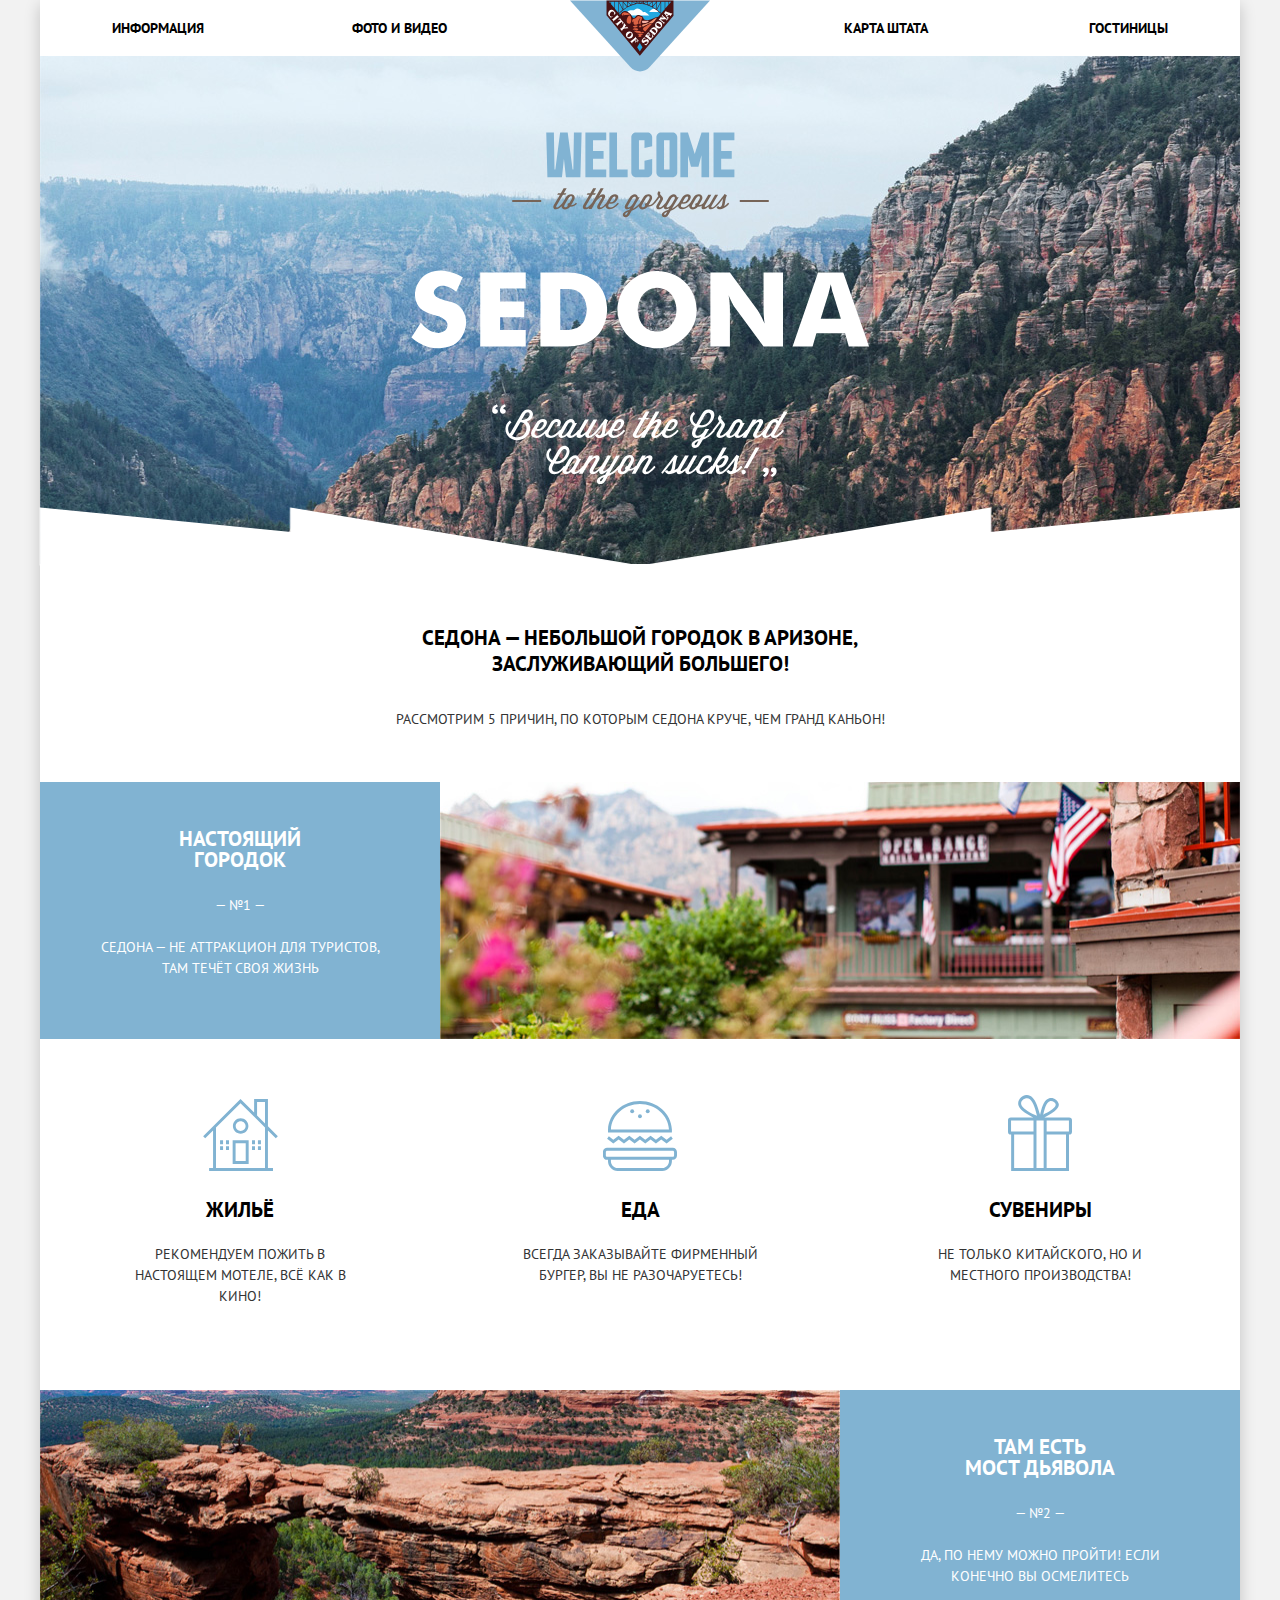
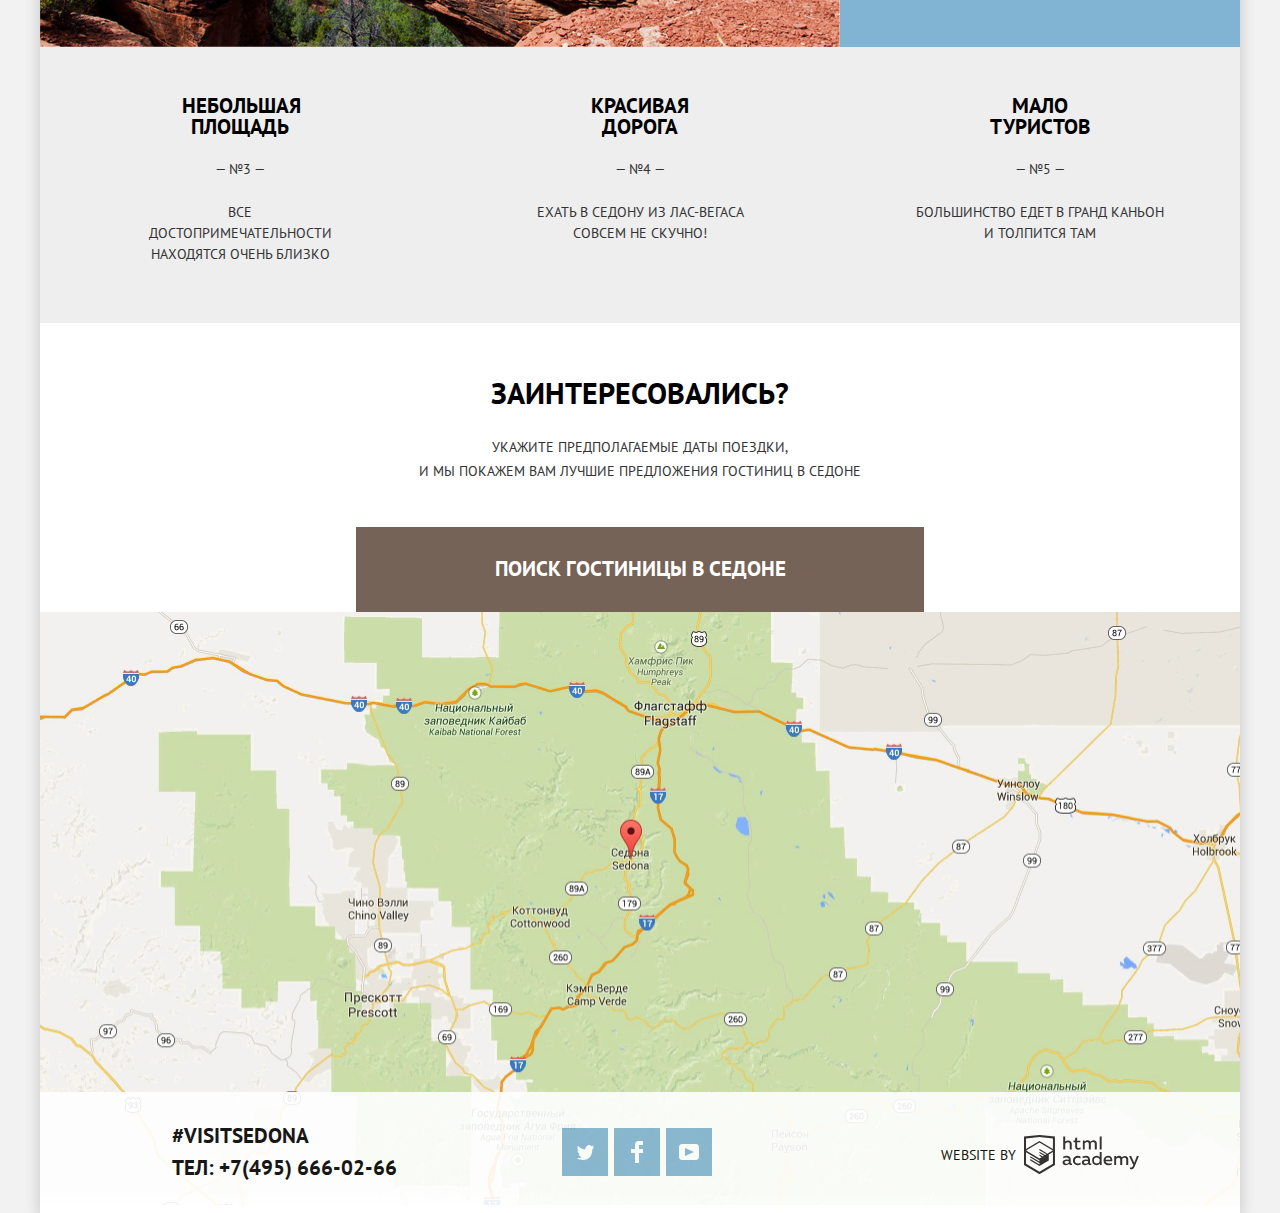
<file: index.html>
<!DOCTYPE html>
<html lang="ru">
  <head>
    <meta charset="utf-8">
    <title>HTML Academy: Седона</title>
    <link href="https://fonts.googleapis.com/css?family=PT+Sans:400,700&display=swap&subset=cyrillic" rel="stylesheet">
    <link href="css/normalize.css" rel="stylesheet">
    <link href="css/style-min.css" rel="stylesheet">
  </head>
  <body>
    <div class="container">
      <header class="main-header">
        <nav class="main-navigation">
          <a class="main-header-logo">
            <img src="img/logo-sedona.svg" width="140" height="72" alt="Логотип сайта">
          </a>
          <ul class="site-navigation">
            <li class="nav-item"><a href="#">Информация</a></li>
            <li class="nav-item"><a href="#">Фото и видео</a></li>
            <li class="nav-item"><a href="#">Карта штата</a></li>
            <li class="nav-item"><a href="catalog.html">Гостиницы</a></li>
          </ul>
        </nav>
      </header>

      <main>

        <section class="promo">
          <h1 class="visually-hidden">
            Сайт туристического городка в штате Аризона
          </h1>
          <img src="img/welcome.svg" width="459" height="353" alt="welcome to the gorgeous Sedona">
          <div class="descript">
            <p class="descript-title">
              Седона — небольшой городок в Аризоне, заслуживающий большего!
            </p>
            <p class="descript-text">
              Рассмотрим 5 причин, по которым Седона круче, чем гранд каньон!
            </p>
          </div>
        </section>

        <section class="features">
          <h2 class="visually-hidden">Преимущества</h2>
          <section class="feature-item">
            <div class="feature-text">
              <h3>Настоящий городок</h3>
              <span>— №1 —</span>
              <p>
                Седона — не аттракцион для туристов, там течёт своя жизнь
              </p>
            </div>
            <img src="img/feature-picture.jpg" height="256" width="800" alt="Фотография домиков">
          </section>

          <ul class="recomend-list">
            <li class="recomend recomend-housing">
              <h3>Жильё</h3>
              <p>
                Рекомендуем пожить в настоящем мотеле, всё как в кино!
              </p>
            </li>
            <li class="recomend recomend-food">
              <h3>Еда</h3>
              <p>
                Всегда заказывайте фирменный бургер, вы не разочаруетесь!
              </p>
            </li>
            <li class="recomend recomend-souvenir">
              <h3>Сувениры</h3>
              <p>
                Не только китайского, но и местного производства!
              </p>
            </li>
          </ul>

          <section class="feature-item">
            <img src="img/layer-5.jpg" height="256" width="800" alt="Фотография каньона">
            <div class="feature-text">
              <h3>Там есть <br>
                Мост дьявола</h3>
              <span>— №2 —</span>
              <p>
                Да, по нему можно пройти! Если конечно вы осмелитесь
              </p>
            </div>
          </section>

          <ul class="features-list">
            <li>
              <h3>Небольшая площадь</h3>
              <span>— №3 —</span>
              <p class="first-p">
                Все достопримечательности находятся очень близко
              </p>
            </li>
            <li>
              <h3>Красивая дорога</h3>
              <span>— №4 —</span>
              <p class="second-p">
                Ехать в Седону из Лас-Вегаса совсем не скучно!
              </p>
            </li>
            <li>
              <h3>Мало туристов</h3>
              <span>— №5 —</span>
              <p class="third-p">
                Большинство едет в гранд каньон и толпится там
              </p>
            </li>
          </ul>
        </section>
        <div class="interested-wrapper">
          <section class="interested">
            <b>Заинтересовались?</b>
            <p class="instruction">Укажите предполагаемые даты поездки, <br>
              и мы покажем вам лучшие предложения гостиниц в седоне</p>
            <a href="#" class="search-link">Поиск гостиницы в седоне</a>
          </section>
          <section class="popup">
            <form action="https://echo.htmlacademy.ru" method="post">
              <p class="date">
                <label for="arriving-date">Дата заезда:</label>
                <input type="text" id="arriving-date" name="a-date" value="24 апреля 2017">
                <button type="button" class="calendar"><svg xmlns="http://www.w3.org/2000/svg" width="21" height="22" viewBox="0 0 21 22">
                  <path d="M19.251 2.025h-2.845V.648c0-.381-.294-.689-.656-.689-.363 0-.656.308-.656.689v1.377h-3.938V.648c0-.381-.294-.689-.655-.689-.363 0-.657.308-.657.689v1.377H5.906V.648c0-.381-.294-.689-.656-.689-.363 0-.657.308-.657.689v1.377H1.75C.784 2.025 0 2.847 0 3.862v16.302C0 21.179.784 22 1.75 22h17.501c.966 0 1.749-.821 1.749-1.836V3.862c0-1.015-.783-1.837-1.749-1.837zm.437 18.139a.448.448 0 0 1-.437.459H1.75a.45.45 0 0 1-.438-.459V3.862a.45.45 0 0 1 .438-.459h2.844v1.378c0 .381.294.689.657.689.362 0 .656-.308.656-.689V3.403h3.938v1.378c0 .381.294.689.657.689.361 0 .655-.308.655-.689V3.403h3.938v1.378c0 .381.293.689.656.689.362 0 .656-.308.656-.689V3.403h2.845c.241 0 .437.206.437.459v16.302z"/>
                  <path d="M4.594 8.225h2.625v2.066H4.594zM4.594 11.668h2.625v2.067H4.594zM4.594 15.112h2.625v2.066H4.594zM9.188 15.112h2.625v2.066H9.188zM9.188 11.668h2.625v2.067H9.188zM9.188 8.225h2.625v2.066H9.188zM13.781 15.112h2.625v2.066h-2.625zM13.781 11.668h2.625v2.067h-2.625zM13.781 8.225h2.625v2.066h-2.625z"/>
                  </svg>
                </button>
              </p>
              <p class="date">
                <label for="departing-date">Дата выезда:</label>
                  <input type="text" id="departing-date" name="d-date" value="4 июля 2017">
                  <button type="button" class="calendar"><svg xmlns="http://www.w3.org/2000/svg" width="21" height="22" viewBox="0 0 21 22">
                    <path d="M19.251 2.025h-2.845V.648c0-.381-.294-.689-.656-.689-.363 0-.656.308-.656.689v1.377h-3.938V.648c0-.381-.294-.689-.655-.689-.363 0-.657.308-.657.689v1.377H5.906V.648c0-.381-.294-.689-.656-.689-.363 0-.657.308-.657.689v1.377H1.75C.784 2.025 0 2.847 0 3.862v16.302C0 21.179.784 22 1.75 22h17.501c.966 0 1.749-.821 1.749-1.836V3.862c0-1.015-.783-1.837-1.749-1.837zm.437 18.139a.448.448 0 0 1-.437.459H1.75a.45.45 0 0 1-.438-.459V3.862a.45.45 0 0 1 .438-.459h2.844v1.378c0 .381.294.689.657.689.362 0 .656-.308.656-.689V3.403h3.938v1.378c0 .381.294.689.657.689.361 0 .655-.308.655-.689V3.403h3.938v1.378c0 .381.293.689.656.689.362 0 .656-.308.656-.689V3.403h2.845c.241 0 .437.206.437.459v16.302z"/>
                    <path d="M4.594 8.225h2.625v2.066H4.594zM4.594 11.668h2.625v2.067H4.594zM4.594 15.112h2.625v2.066H4.594zM9.188 15.112h2.625v2.066H9.188zM9.188 11.668h2.625v2.067H9.188zM9.188 8.225h2.625v2.066H9.188zM13.781 15.112h2.625v2.066h-2.625zM13.781 11.668h2.625v2.067h-2.625zM13.781 8.225h2.625v2.066h-2.625z"/>
                    </svg>
                  </button>
              </p>
              <div class="person-amount">
                <p class="person adults">
                  <label for="adults">Взрослые:</label>
                  <button class="less" type="button">-</button>
                  <input type="text" id="adults" name="adults-amount" value="2">
                  <button class="more" type="button">+</button>
                </p>
                <p class="person kids">
                  <label for="kids">Дети:</label>
                  <button class="less" type="button">-</button>
                  <input type="text" id="kids" name="kids-amount" value="0">
                  <button class="more" type="button">+</button>
                </p>
              </div>
              <button class="search-button" type="submit">Найти</button>
            </form>
          </section>
        </div>
        <section class="map">
          <iframe src="https://www.google.com/maps/embed?pb=!1m18!1m12!1m3!1d941981.747763301!2d-112.02197470911396!3d34.75141806691048!2m3!1f0!2f0!3f0!3m2!1i1024!2i768!4f13.1!3m3!1m2!1s0x872da132f942b00d%3A0x5548c523fa6c8efd!2z0KHQtdC00L7QvdCwLCDQkNGA0LjQt9C-0L3QsCA4NjMzNiwg0KHQqNCQ!5e0!3m2!1sru!2sru!4v1582358591204!5m2!1sru!2sru" width="1200" height="593" style="border:0;" allowfullscreen=""></iframe>
          <img src="img/map.jpg"  width="1200" height="593" alt="Карта">
        </section>
      </main>
      <footer class="main-footer footer-wrapper">
          <p class="footer-contacts">
            <span>#visitSEDONA</span>
            <a href="tel:+74956660266">Тел: +7(495) 666-02-66</a>
          </p>
          <ul class="footer-social">
            <li>
              <a aria-label="Ссылка на нас в Твиттере" class="social-button" href="#">
                <svg xmlns="http://www.w3.org/2000/svg" xmlns:xlink="http://www.w3.org/1999/xlink" width="17" height="15" viewBox="0 0 17 15">
                  <path fill="#FFF" d="M10.95.144c1.685-.496 2.984.27 3.577 1.179.673-.231 1.331-.481 2.011-.708a2.345 2.345 0 0 1-.857 1.768c.685.17 1.304-.491 1.304-.491-.169 1-1.006 1.788-1.563 2.024-.231 6.75-3.175 11.217-10.077 11.082h-.446c-.41 0-4.164-.46-4.898-1.887 2.271.196 3.893-.422 4.693-1.177-.96-.3-2.679-.477-2.979-2.95.349.106.564.228 1.19.119C1.705 8.247.374 7.53.448 5.33c.285.328 1.067.536 1.34.472C1.085 5.561-.182 2.442.894.85c1.818 1.854 3.735 3.606 7.152 3.773C8.254 2.33 9.183.793 10.95.144z"/>
                </svg>
              </a>
            </li>
            <li>
              <a aria-label="Ссылка на нас в Фейсбуке" class="social-button" href="#">
                <svg xmlns="http://www.w3.org/2000/svg" width="12" height="22" viewBox="0 0 12 22">
                  <path fill="#FFF" d="M12 4V0H8a4 4 0 0 0-4 4v4H0v4h4v10h4V12h4V8H8V4h4z"/>
                </svg>
              </a>
            </li>
            <li>
              <a aria-label="Ссылка на нас на Ютубе" class="social-button" href="#">
                <svg xmlns="http://www.w3.org/2000/svg" xmlns:xlink="http://www.w3.org/1999/xlink" width="20" height="16" viewBox="0 0 20 16">
                  <path fill="#FFF" d="M17 0H3C1.35 0 0 1.35 0 3v10c0 1.65 1.35 3 3 3h14c1.65 0 3-1.35 3-3V3c0-1.65-1.35-3-3-3zM6.027 11.998V4.002L15.014 8l-8.987 3.998z"/>
                </svg>
              </a>
            </li>
          </ul>
          <div class="footer-copyright">
            <span>Website by</span>
            <a class="copyright-logo" href="https://htmlacademy.ru/intensive/htmlcss" target="_blank">
              <svg id="Layer_1" data-name="Layer 1" xmlns="http://www.w3.org/2000/svg" viewBox="0 0 108.08 36.85"><title>logo-htmlacademy-small1</title><path d="M44.61,26.88a2,2,0,0,0,.55-0.1v1.33a3.25,3.25,0,0,1-1.18.21,1.67,1.67,0,0,1-1.67-1,4.84,4.84,0,0,1-3.14,1.08c-1.51,0-2.91-.83-2.91-2.55,0-2.13,2-2.79,3.71-2.79a11.08,11.08,0,0,1,2.17.25v-0.3c0-1-.76-1.77-2.19-1.77a7.42,7.42,0,0,0-3,.64v-1.7a10.21,10.21,0,0,1,3.19-.55c2.36,0,3.81,1.12,3.81,3.65v3a0.54,0.54,0,0,0,.49.59h0.17Zm-6.44-1.13A1.35,1.35,0,0,0,39.63,27h0.11a3.39,3.39,0,0,0,2.41-1V24.58a9.72,9.72,0,0,0-1.81-.21c-1,0-2.16.33-2.16,1.38h0Zm12.36-6.11a5,5,0,0,1,2.57.64V22a4.08,4.08,0,0,0-2.3-.7,2.75,2.75,0,1,0,0,5.49,5,5,0,0,0,2.43-.64v1.71a6.27,6.27,0,0,1-2.76.57A4.21,4.21,0,0,1,46,24.51q0-.21,0-0.41a4.32,4.32,0,0,1,4.18-4.46h0.38Zm12.17,7.24a2,2,0,0,0,.55-0.1v1.33a3.25,3.25,0,0,1-1.18.21,1.67,1.67,0,0,1-1.67-1,4.84,4.84,0,0,1-3.14,1.08c-1.51,0-2.91-.83-2.91-2.55,0-2.13,2-2.79,3.71-2.79a11.08,11.08,0,0,1,2.17.25v-0.3c0-1-.76-1.77-2.19-1.77a7.42,7.42,0,0,0-3,.64v-1.7a10.21,10.21,0,0,1,3.19-.55c2.36,0,3.81,1.12,3.81,3.65v3a0.54,0.54,0,0,0,.49.59h0.17Zm-6.44-1.13A1.35,1.35,0,0,0,57.73,27h0.11a3.39,3.39,0,0,0,2.41-1V24.58a9.72,9.72,0,0,0-1.81-.21c-1.06,0-2.16.33-2.16,1.38h0ZM73,16V28.2H71.35V26.88a3.88,3.88,0,0,1-3.19,1.54,4.4,4.4,0,0,1,0-8.78,3.81,3.81,0,0,1,3,1.3V16H73Zm-4.53,5.22a2.76,2.76,0,1,0,0,5.52A2.86,2.86,0,0,0,71.15,25V23A2.91,2.91,0,0,0,68.49,21.27ZM79,19.64c3.31,0,4.46,2.68,3.92,5.09H76.7c0.21,1.5,1.67,2.11,3.19,2.11a6.11,6.11,0,0,0,2.64-.59v1.6a7.14,7.14,0,0,1-3,.57C77,28.42,74.78,27,74.78,24a4.18,4.18,0,0,1,4-4.39H79Zm0.09,1.54a2.28,2.28,0,0,0-2.44,2.1v0.06H81.3A2,2,0,0,0,79.13,21.18Zm5.73,7V19.87h1.65v1a3.81,3.81,0,0,1,2.78-1.27A2.86,2.86,0,0,1,91.89,21a4.12,4.12,0,0,1,2.91-1.33A3.06,3.06,0,0,1,98,23V28.2h-1.9V23.05a1.59,1.59,0,0,0-1.42-1.75H94.42a2.8,2.8,0,0,0-2.07,1.12V28.2h-1.9V23.05A1.59,1.59,0,0,0,89,21.31H88.8a3,3,0,0,0-2.21,1.29v5.63H84.86Zm21.31-8.33h1.9l-3.91,9.46c-0.9,2.17-2.09,2.86-3.35,2.86a4.76,4.76,0,0,1-1.1-.14V30.46a2.86,2.86,0,0,0,.85.12c0.9,0,1.58-.64,2.07-1.9l0.17-.42-4-8.4h2l2.86,6.29ZM38.73,1.46V6.22a3.81,3.81,0,0,1,2.7-1.14,3.25,3.25,0,0,1,3.44,3.4v5.15H43V8.72a1.81,1.81,0,0,0-1.61-2h-0.3a2.93,2.93,0,0,0-2.32,1.39v5.52h-1.9V1.46h1.9ZM49.94,2.31v3h3V6.91h-3v3.81c0,1.1.5,1.46,1.58,1.46a4.49,4.49,0,0,0,1.69-.33v1.6A6.8,6.8,0,0,1,51,13.8a2.55,2.55,0,0,1-2.86-2.74V6.89H46.58V5.26h1.5V2.74Zm5.4,11.31V5.28H57v1A3.81,3.81,0,0,1,59.77,5a2.86,2.86,0,0,1,2.6,1.33A4.12,4.12,0,0,1,65.28,5,3.06,3.06,0,0,1,68.44,8.4v5.21h-1.9V8.46a1.59,1.59,0,0,0-1.42-1.75H64.89a2.8,2.8,0,0,0-2.07,1.12v5.78h-1.9V8.46A1.59,1.59,0,0,0,59.5,6.71H59.27A3,3,0,0,0,57.06,8v5.63H55.34ZM71.17,1.45H73V13.6H71.17V1.45ZM14.71,0H14.55L0,1.54V28.21l14.55,8.66,14.55-8.66V1.54Zm12.5,27.1L14.55,34.64,1.9,27.12V16.18l12.59,7.5V25L5.86,19.9v1.31l8.68,5.21v1.39L5.87,22.65V24l8.68,5.21,8.75-5.24V18.31L27.2,16V27.12Zm0-12.53-3.48,2-1.6,1L14.51,13v1.31L21,18.23H21l-0.14.09-1,.54-5.37-3.2V17l4.24,2.52-1,.67-3.2-1.9v1.31l2.1,1.24L14.5,22.1,2,14.65,14.51,7.11Zm0-1.32L14.49,5.76,1.91,13.25v-10L14.56,1.92,27.21,3.25v10h0Z" transform="translate(0 -0.02)" fill="#231f20"/></svg>
            </a>
          </div>
      </footer>
    </div>
     <script src="js/popup-min.js"></script>
  </body>
</html>
</file>
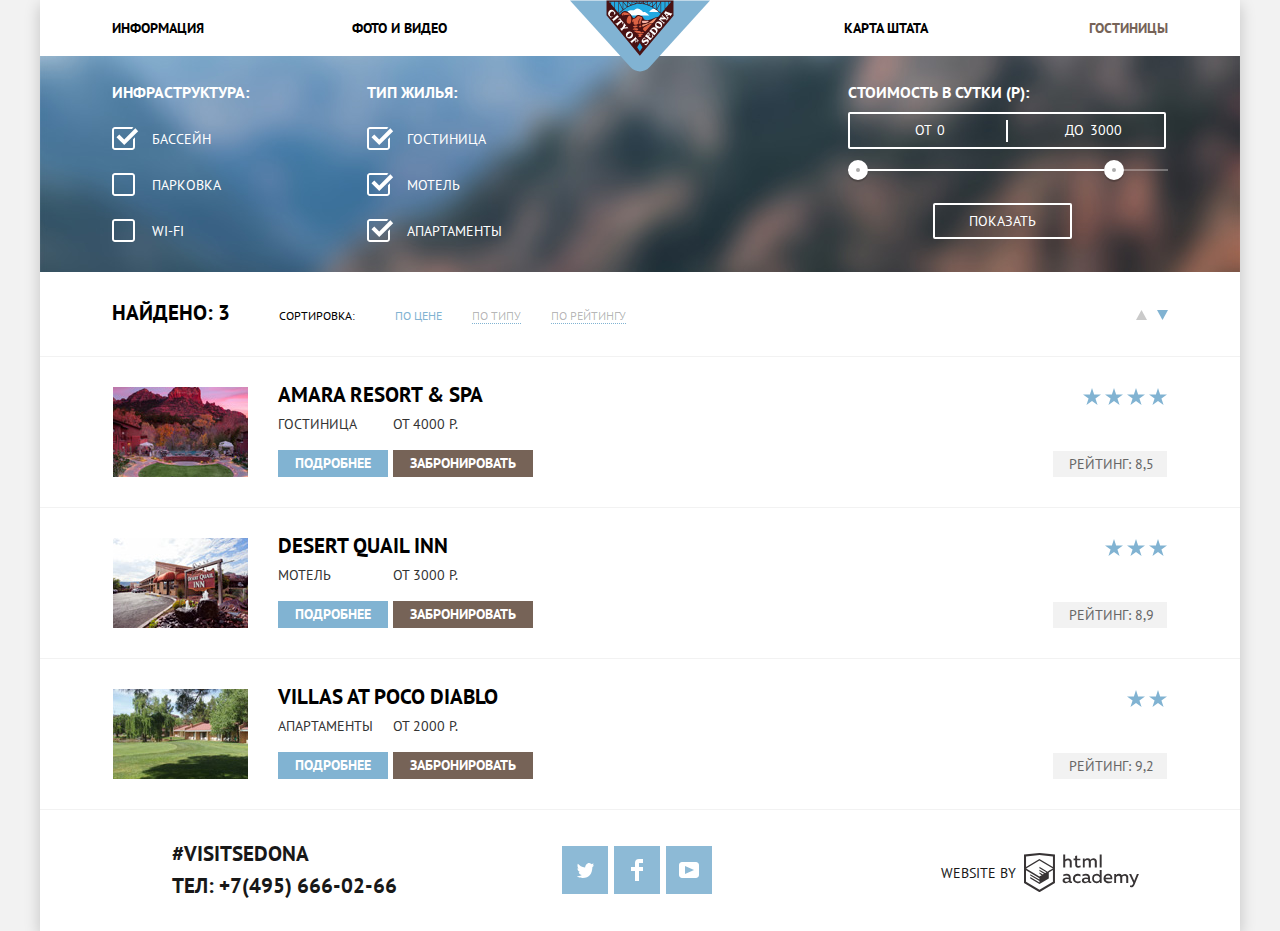
<file: catalog.html>
<!DOCTYPE html>
<html lang="ru">
  <head>
    <meta charset="utf-8">
    <title>HTML Academy: Седона</title>
    <link href="https://fonts.googleapis.com/css?family=PT+Sans:400,700&display=swap&subset=cyrillic" rel="stylesheet">
    <link href="css/normalize.css" rel="stylesheet">
    <link href="css/style-min.css" rel="stylesheet">
  </head>
  <body>
    <div class="container">
      <header class="main-header">
        <nav class="main-navigation">
          <a class="main-header-logo" href="index.html">
            <img src="img/logo-sedona.svg" width="140" height="72" alt="Логотип сайта">
          </a>
          <ul class="site-navigation">
            <li class="nav-item"><a href="#">Информация</a></li>
            <li class="nav-item"><a href="#">Фото и видео</a></li>
            <li class="nav-item"><a href="#">Карта штата</a></li>
            <li class="nav-item current">Гостиницы</li>
          </ul>
        </nav>
      </header>
      <main>
        <section class="filter">
          <h2 class="visually-hidden">Фильтр товаров</h2>
          <form class="filter-wrapper" action="https://echo.htmlacademy.ru" method="get">
              <fieldset class="infra">
                <legend>Инфраструктура:</legend>
                <ul>
                  <li>
                    <label class="filter-checkbox" for="pool">
                      <input type="checkbox" name="pool" id="pool" checked class="visually-hidden">
                      <span class="checkbox-indicator"></span>
                      Бассейн
                    </label>
                  <li>
                    <label class="filter-checkbox" for="parking">
                      <input type="checkbox" name="parking" id="parking" class="visually-hidden">
                      <span class="checkbox-indicator"></span>
                      Парковка
                    </label>
                  <li>
                    <label class="filter-checkbox" for="wifi">
                      <input type="checkbox"  class="visually-hidden" name="wifi" id="wifi">
                      <span class="checkbox-indicator"></span>
                      Wi-Fi
                    </label>
                </ul>
              </fieldset>
              <fieldset class="housing">
                <legend>Тип жилья:</legend>
                <ul>
                  <li>
                    <label class="filter-checkbox" for="hotel">
                      <input type="checkbox" class="visually-hidden" name="hotel" id="hotel" checked>
                      <span class="checkbox-indicator"></span>
                      Гостиница
                    </label>
                  <li>
                    <label class="filter-checkbox" for="motel">
                      <input type="checkbox" class="visually-hidden" name="motel" id="motel" checked>
                      <span class="checkbox-indicator"></span>
                      Мотель
                    </label>
                  <li>
                    <label class="filter-checkbox" for="apartment">
                      <input type="checkbox" class="visually-hidden" name="apartment" id="apartment" checked>
                      <span class="checkbox-indicator"></span>
                      Апартаменты
                    </label>
                </ul>
              </fieldset>
              <fieldset class="cost">
                <legend>Стоимость в сутки (Р):</legend>
                <div class="price-controls">
                  <label class="min-price">от <input type="number" name="min-price" value="0"></label>
                  <label class="max-price">до <input type="number" name="max-price" value="3000"></label>
                </div>
                <div class="range-controls">
                  <div class="scale"></div>
                  <button type="button" class="range-toggle range-toggle-min"></button>
                  <button type="button" class="range-toggle range-toggle-max"></button>
                </div>
                <input class="btn-transparent" type="submit" value="Показать">
              </fieldset>
          </form>
        </section>
        <div class="sort">
          <p>Найдено: 3</p>
          <h3 class="sort-title">Сортировка:</h3>
          <ul class="sort-type">
            <li><a>По цене</a></li>
            <li><a href="">По типу</a></li>
            <li><a href="">По рейтингу</a></li>
          </ul>
          <a aria-label="Сортировка по возрастанию" class="up-button" href="">
            <svg xmlns="http://www.w3.org/2000/svg" width="11" height="10" viewBox="0 0 11 10"><path fill="#231F20" d="M5.5 0L0 10h11z"/></svg>
          </a>
          <a aria-label="Сортировка по убыванию" class="down-button" href="">
            <svg xmlns="http://www.w3.org/2000/svg" width="11" height="10" viewBox="0 0 11 10"><path fill="#231F20" d="M5.5 10L0 0h11"/></svg>
          </a>
        </div>

        <section class="catalog">
          <h2 class="visually-hidden">Список гостинниц</h2>
          <ul class="hotels-list">
            <li>
              <a class="hotel-picture" href="">
                <img src="img/hotel-picture1.jpg" width="135" height="90" alt="Гостинница с видом на красную скалу">
              </a>
              <div class="hotel-info">
                <a href="">
                  <h3 class="hotel-name">Amara Resort & Spa</h3>
                </a>
                <p>
                  <span>Гостиница</span>
                  <span>От 4000 Р.</span>
                </p>
                <div class="buttons-wrapper">
                  <a class="detail-button button" href="#">Подробнее</a>
                  <a class="reserve-button button" href="#">Забронировать</a>
                </div>
              </div>
              <div class="hotel-raiting">
                <div class="hotel-stars">
                  <img src="img/star.svg" alt="Четыре звезды" width="18" height="17">
                  <img src="img/star.svg" alt="" width="18" height="17">
                  <img src="img/star.svg" alt="" width="18" height="17">
                  <img src="img/star.svg" alt="" width="18" height="17">
                </div>
                <span>Рейтинг: 8,5</span>
              </div>
            </li>
            <li>
              <a class="hotel-picture" href="">
                <img src="img/hotel-picture.jpg" width="135" height="90" alt="Мотель в два этажа с паркингом">
              </a>
              <div class="hotel-info">
                <a href="">
                  <h3 class="hotel-name">Desert Quail Inn</h3>
                </a>
                <p>
                  <span>Мотель</span>
                  <span>От 3000 Р.</span>
                </p>
                <div class="buttons-wrapper">
                  <a class="detail-button button" href="#">Подробнее</a>
                  <a class="reserve-button button" href="#">Забронировать</a>
                </div>
              </div>
              <div class="hotel-raiting">
                <div class="hotel-stars">
                  <img src="img/star.svg" alt="Три звезды" width="18" height="17">
                  <img src="img/star.svg" alt="" width="18" height="17">
                  <img src="img/star.svg" alt="" width="18" height="17">
                </div>
                <span>Рейтинг: 8,9</span>
              </div>
            </li>
            <li class="third-hotel">
              <a class="hotel-picture" href="">
                <img src="img/hotel-picture3.jpg" width="135" height="90" alt="Вилла среди деревьев">
              </a>
              <div class="hotel-info">
                <a href="">
                    <h3 class="hotel-name">Villas at Poco Diablo</h3>
                </a>
                <p>
                  <span>Апартаменты</span>
                  <span>От 2000 Р.</span>
                </p>
                <div class="buttons-wrapper">
                  <a class="detail-button button" href="#">Подробнее</a>
                  <a class="reserve-button button" href="#">Забронировать</a>
                </div>
              </div>
              <div class="hotel-raiting">
                <div class="hotel-stars">
                  <img src="img/star.svg" alt="Две звезды" width="18" height="17">
                  <img src="img/star.svg" alt="" width="18" height="17">
                </div>
                <span>Рейтинг: 9,2</span>
              </div>
            </li>
          </ul>
        </section>
      </main>
      <footer class="main-footer">
        <p class="footer-contacts">
          <span>#visitSEDONA</span>
          <a href="tel:+74956660266">Тел: +7(495) 666-02-66</a>
        </p>
        <ul class="footer-social">
          <li>
            <a aria-label="Ссылка на нас в Твиттере" class="social-button" href="#">
              <svg xmlns="http://www.w3.org/2000/svg" xmlns:xlink="http://www.w3.org/1999/xlink" width="17" height="15" viewBox="0 0 17 15">
                <path fill="#FFF" d="M10.95.144c1.685-.496 2.984.27 3.577 1.179.673-.231 1.331-.481 2.011-.708a2.345 2.345 0 0 1-.857 1.768c.685.17 1.304-.491 1.304-.491-.169 1-1.006 1.788-1.563 2.024-.231 6.75-3.175 11.217-10.077 11.082h-.446c-.41 0-4.164-.46-4.898-1.887 2.271.196 3.893-.422 4.693-1.177-.96-.3-2.679-.477-2.979-2.95.349.106.564.228 1.19.119C1.705 8.247.374 7.53.448 5.33c.285.328 1.067.536 1.34.472C1.085 5.561-.182 2.442.894.85c1.818 1.854 3.735 3.606 7.152 3.773C8.254 2.33 9.183.793 10.95.144z"/>
              </svg>
            </a>
          </li>
          <li>
            <a aria-label="Ссылка на нас в Фейсбуке" class="social-button" href="#">
              <svg xmlns="http://www.w3.org/2000/svg" width="12" height="22" viewBox="0 0 12 22">
                <path fill="#FFF" d="M12 4V0H8a4 4 0 0 0-4 4v4H0v4h4v10h4V12h4V8H8V4h4z"/>
              </svg>
            </a>
          </li>
          <li>
            <a aria-label="Ссылка на нас на Ютубе" class="social-button" href="#">
              <svg xmlns="http://www.w3.org/2000/svg" xmlns:xlink="http://www.w3.org/1999/xlink" width="20" height="16" viewBox="0 0 20 16">
                <path fill="#FFF" d="M17 0H3C1.35 0 0 1.35 0 3v10c0 1.65 1.35 3 3 3h14c1.65 0 3-1.35 3-3V3c0-1.65-1.35-3-3-3zM6.027 11.998V4.002L15.014 8l-8.987 3.998z"/>
              </svg>
            </a>
          </li>
        </ul>
        <div class="footer-copyright">
          <span>Website by</span>
          <a class="copyright-logo" href="https://htmlacademy.ru/intensive/htmlcss" target="_blank">
            <svg id="Layer_1" data-name="Layer 1" xmlns="http://www.w3.org/2000/svg" viewBox="0 0 108.08 36.85"><title>logo-htmlacademy-small1</title><path d="M44.61,26.88a2,2,0,0,0,.55-0.1v1.33a3.25,3.25,0,0,1-1.18.21,1.67,1.67,0,0,1-1.67-1,4.84,4.84,0,0,1-3.14,1.08c-1.51,0-2.91-.83-2.91-2.55,0-2.13,2-2.79,3.71-2.79a11.08,11.08,0,0,1,2.17.25v-0.3c0-1-.76-1.77-2.19-1.77a7.42,7.42,0,0,0-3,.64v-1.7a10.21,10.21,0,0,1,3.19-.55c2.36,0,3.81,1.12,3.81,3.65v3a0.54,0.54,0,0,0,.49.59h0.17Zm-6.44-1.13A1.35,1.35,0,0,0,39.63,27h0.11a3.39,3.39,0,0,0,2.41-1V24.58a9.72,9.72,0,0,0-1.81-.21c-1,0-2.16.33-2.16,1.38h0Zm12.36-6.11a5,5,0,0,1,2.57.64V22a4.08,4.08,0,0,0-2.3-.7,2.75,2.75,0,1,0,0,5.49,5,5,0,0,0,2.43-.64v1.71a6.27,6.27,0,0,1-2.76.57A4.21,4.21,0,0,1,46,24.51q0-.21,0-0.41a4.32,4.32,0,0,1,4.18-4.46h0.38Zm12.17,7.24a2,2,0,0,0,.55-0.1v1.33a3.25,3.25,0,0,1-1.18.21,1.67,1.67,0,0,1-1.67-1,4.84,4.84,0,0,1-3.14,1.08c-1.51,0-2.91-.83-2.91-2.55,0-2.13,2-2.79,3.71-2.79a11.08,11.08,0,0,1,2.17.25v-0.3c0-1-.76-1.77-2.19-1.77a7.42,7.42,0,0,0-3,.64v-1.7a10.21,10.21,0,0,1,3.19-.55c2.36,0,3.81,1.12,3.81,3.65v3a0.54,0.54,0,0,0,.49.59h0.17Zm-6.44-1.13A1.35,1.35,0,0,0,57.73,27h0.11a3.39,3.39,0,0,0,2.41-1V24.58a9.72,9.72,0,0,0-1.81-.21c-1.06,0-2.16.33-2.16,1.38h0ZM73,16V28.2H71.35V26.88a3.88,3.88,0,0,1-3.19,1.54,4.4,4.4,0,0,1,0-8.78,3.81,3.81,0,0,1,3,1.3V16H73Zm-4.53,5.22a2.76,2.76,0,1,0,0,5.52A2.86,2.86,0,0,0,71.15,25V23A2.91,2.91,0,0,0,68.49,21.27ZM79,19.64c3.31,0,4.46,2.68,3.92,5.09H76.7c0.21,1.5,1.67,2.11,3.19,2.11a6.11,6.11,0,0,0,2.64-.59v1.6a7.14,7.14,0,0,1-3,.57C77,28.42,74.78,27,74.78,24a4.18,4.18,0,0,1,4-4.39H79Zm0.09,1.54a2.28,2.28,0,0,0-2.44,2.1v0.06H81.3A2,2,0,0,0,79.13,21.18Zm5.73,7V19.87h1.65v1a3.81,3.81,0,0,1,2.78-1.27A2.86,2.86,0,0,1,91.89,21a4.12,4.12,0,0,1,2.91-1.33A3.06,3.06,0,0,1,98,23V28.2h-1.9V23.05a1.59,1.59,0,0,0-1.42-1.75H94.42a2.8,2.8,0,0,0-2.07,1.12V28.2h-1.9V23.05A1.59,1.59,0,0,0,89,21.31H88.8a3,3,0,0,0-2.21,1.29v5.63H84.86Zm21.31-8.33h1.9l-3.91,9.46c-0.9,2.17-2.09,2.86-3.35,2.86a4.76,4.76,0,0,1-1.1-.14V30.46a2.86,2.86,0,0,0,.85.12c0.9,0,1.58-.64,2.07-1.9l0.17-.42-4-8.4h2l2.86,6.29ZM38.73,1.46V6.22a3.81,3.81,0,0,1,2.7-1.14,3.25,3.25,0,0,1,3.44,3.4v5.15H43V8.72a1.81,1.81,0,0,0-1.61-2h-0.3a2.93,2.93,0,0,0-2.32,1.39v5.52h-1.9V1.46h1.9ZM49.94,2.31v3h3V6.91h-3v3.81c0,1.1.5,1.46,1.58,1.46a4.49,4.49,0,0,0,1.69-.33v1.6A6.8,6.8,0,0,1,51,13.8a2.55,2.55,0,0,1-2.86-2.74V6.89H46.58V5.26h1.5V2.74Zm5.4,11.31V5.28H57v1A3.81,3.81,0,0,1,59.77,5a2.86,2.86,0,0,1,2.6,1.33A4.12,4.12,0,0,1,65.28,5,3.06,3.06,0,0,1,68.44,8.4v5.21h-1.9V8.46a1.59,1.59,0,0,0-1.42-1.75H64.89a2.8,2.8,0,0,0-2.07,1.12v5.78h-1.9V8.46A1.59,1.59,0,0,0,59.5,6.71H59.27A3,3,0,0,0,57.06,8v5.63H55.34ZM71.17,1.45H73V13.6H71.17V1.45ZM14.71,0H14.55L0,1.54V28.21l14.55,8.66,14.55-8.66V1.54Zm12.5,27.1L14.55,34.64,1.9,27.12V16.18l12.59,7.5V25L5.86,19.9v1.31l8.68,5.21v1.39L5.87,22.65V24l8.68,5.21,8.75-5.24V18.31L27.2,16V27.12Zm0-12.53-3.48,2-1.6,1L14.51,13v1.31L21,18.23H21l-0.14.09-1,.54-5.37-3.2V17l4.24,2.52-1,.67-3.2-1.9v1.31l2.1,1.24L14.5,22.1,2,14.65,14.51,7.11Zm0-1.32L14.49,5.76,1.91,13.25v-10L14.56,1.92,27.21,3.25v10h0Z" transform="translate(0 -0.02)" fill="#231f20"/></svg>
          </a>
        </div>
      </footer>
    </div>
  </body>
</html>
</file>
<file: css/style-min.css>
body{margin:0;padding:0;font-family:'PT Sans',Arial,sans-serif;font-size:14px;color:#000;line-height:26px;text-transform:uppercase;background-color:#f2f2f2}.container{position:relative;width:1200px;margin:0 auto;padding:0;box-shadow:0 5px 15px 0 rgba(0,1,1,.2);background-color:#fff}.catalog img{max-width:100%;height:auto}a{text-decoration:none}.main-navigation{position:relative;width:100%;background-color:#fff}.main-header{position:relative}.main-header-logo{position:absolute;left:50%;margin-left:-70px}.site-navigation{display:flex;list-style:none;font-weight:700;margin:0;padding:15px 72px;flex-wrap:wrap}.site-navigation a{color:#000}.site-navigation a:hover{color:#81b3d2}.site-navigation a:focus{color:rgba(0,0,0,.3)}.nav-item{width:240px}.nav-item:nth-child(3-n){text-align:left}.nav-item:nth-child(n+3){text-align:right}.nav-item:nth-child(2){margin-right:auto}.promo{background-image:url(../img/background-photo.jpg);background-position:0 -82px;background-repeat:no-repeat;background-color:#ddebf4;display:flex;flex-direction:column;align-items:center;justify-content:space-between;padding-top:76px}.descript{margin-top:79px;position:relative;display:flex;flex-direction:column;align-items:center;background-color:#fff;width:100%;padding-top:61px;padding-bottom:50px}.descript p{text-align:center}.descript-title{font-weight:700;font-size:21px;width:440px;margin:0;margin-bottom:29px}.descript-text{margin:0;color:#333;max-width:500px}.descript::before{content:"";background-image:url(../img/polygon.png);background-repeat:no-repeat;width:1201px;height:59px;position:absolute;top:-57px;left:-1px}.features{position:relative;z-index:2}.feature-item{display:flex}.feature-item img{height:auto}.feature-text{display:flex;flex-direction:column;align-items:center;color:#fff;text-align:center;background-color:#81b3d2;line-height:21px;padding-top:46px;padding-bottom:60px;width:400px}.feature-text h3{margin:0;font-weight:700;font-size:21px}.feature-text:first-child h3{width:140px}.feature-text p{width:303px;margin:0}.feature-text span{display:block;margin:25px 0;margin-bottom:21px}.recomend-list{margin:0;padding:0;list-style:none;display:flex}.recomend{display:flex;flex-direction:column;align-items:center;line-height:21px;text-align:center;width:400px;min-height:330px;padding-bottom:83px;box-sizing:border-box}.recomend-housing{background-image:url(../img/icon-1.svg);background-repeat:no-repeat;background-position:center 60px}.recomend-food{background-image:url(../img/icon-3.svg);background-repeat:no-repeat;background-position:center 62px}.recomend-souvenir{background-image:url(../img/icon-2.svg);background-repeat:no-repeat;background-position:center 56px}.recomend p{color:#333;margin:0}.recomend-housing p{width:252px}.recomend-food p{width:285px}.recomend-souvenir p{width:273px}.recomend h3{margin:0;padding-top:160px;margin-bottom:24px;font-size:21px}.features-list{margin:0;padding:0;list-style:none;display:flex;z-index:2}.features-list li{display:flex;flex-direction:column;align-items:center;width:400px;padding-top:48px;padding-bottom:58px;text-align:center;background-color:#eee;line-height:21px}.features-list h3{margin:0;font-weight:700;font-size:21px;width:117px}.features-list p{margin:0;color:#333}.features-list span{display:block;margin:22px 0;color:#333}.features-list .first-p{width:208px}.features-list .second-p{width:262px}.features-list .third-p{width:250px}.interested{position:relative;text-align:center;padding-top:52px;background-color:#fff;z-index:2}.interested b{line-height:36px;font-size:30px}.interested .instruction{color:#333;line-height:24px;margin:0;margin-bottom:44px;margin-top:23px}.search-link{display:block;width:568px;font-size:21px;color:#fff;font-weight:700;background-color:#766357;padding:29px 0 30px 0;margin-left:316px}.search-link:hover{background-color:#604e43}.search-link:focus{background-color:#503e33;color:rgba(255,255,255,.3)}@keyframes shake{0%,100%{transform:translateX(0)}10%,30%,50%,70%,90%{transform:translateX(-10px)}20%,40%,60%,80%{transform:translateX(10px)}}.popup{display:block;background-color:#fff;box-sizing:border-box;position:absolute;left:50%;margin-left:-284px;width:568px;padding:55px;padding-left:57px;transition:all 0.6s;z-index:1}.popup-error{animation:shake 0.6s}.popup-close{margin-top:-400px}.popup p{font-weight:700;margin-bottom:30px}.popup input{background-color:#f2f2f2;box-sizing:border-box;border:none;font:inherit;text-transform:uppercase;padding-top:5.4px;padding-bottom:7px;position:relative}.popup input:hover{background-color:#ebebeb}.popup input:focus{background-color:transparent;outline:none;outline:2px solid #e5e5e5}.date input{padding-left:13px;width:346px}.date{position:relative;display:flex;align-items:center;margin:0}.date label{margin-right:auto}.date button{position:absolute;outline:none;border:none;padding:0;right:10px;top:7px;background-color:transparent;cursor:pointer}.calendar path{fill:#a9a9a9}.calendar:hover path{fill:#000}.calendar:focus path{fill:#81b3d2}.person-amount{display:flex}.person{display:flex;align-items:center;margin:0}.person input{width:38px;text-align:center}.person-amount button{border:none;width:38px;height:38px;padding:0;color:#bdbbbc;font-weight:700;font-size:20px;cursor:pointer}.person-amount button:hover{color:#000}.person-amount button:focus{color:#81b3d2;background-color:transparent;border:1px solid #e5e5e5}.adults label{margin-right:41px}.kids{margin-left:auto}.kids label{margin-right:27px}.search-button{text-transform:uppercase;font-weight:700;font-size:21px;color:#fff;text-align:center;background-color:#81b3d2;padding:17.5px 0;padding-top:14px;width:458px;border:none;margin-top:24px;cursor:pointer}.search-button:hover{background-color:#669ec0}.search-button:focus{background-color:#5496bd;color:rgba(255,255,255,.3)}iframe{position:absolute}.footer-wrapper{position:absolute;bottom:0}.main-footer{display:flex;padding:0;padding-top:36px;padding-bottom:31px;background-color:#fff;opacity:.9;width:100%}.footer-contacts{font-size:21px;font-weight:700;display:flex;flex-direction:column;flex-wrap:wrap;width:400px;padding-left:132px;margin:0;margin-top:-5px;box-sizing:border-box}.footer-contacts a{color:#000;display:block;margin-top:6px}.footer-social{display:flex;justify-content:center;flex-wrap:wrap;padding:0;margin:0;width:400px;list-style:none;text-align:center}.social-button{display:flex;align-items:center;justify-content:center;width:46px;height:48px;margin-right:6px;margin-bottom:6px;background-color:#81b3d2}.social-button:focus path{opacity:.3}.footer-social:last-child{margin-right:0}.footer-social a{background-color:#81b3d2}.footer-social a:hover{background-color:#669ec0}.footer-social a:focus{background-color:#5496bd}.footer-copyright{display:flex;justify-content:center;align-items:center;width:400px;margin:0}.footer-copyright span{margin-right:8px;align-self:center}.copyright-logo{width:115px;height:41px}.copyright-logo:hover path{fill:#81b3d2}.copyright-logo:focus path{fill:#bdbbbc}.current{color:#766357}.filter{background-image:url(../img/filter-background.jpg);background-position:0 -300px;background-repeat:no-repeat;background-color:#81b3d2;color:#fff;line-height:21px;padding:26px 72px 30px 72px}.filter-wrapper{display:flex}.filter fieldset{border:none;padding:0}.filter ul{list-style:none;margin:0;padding:0}.filter li{margin-bottom:25px}.filter li:last-child{margin-bottom:0}.filter legend{font-size:16px;font-weight:700}.infra{margin:0;margin-right:118px}.infra legend,.housing legend{margin-bottom:26px}.housing{margin:0}.cost{margin:0;margin-left:auto}.cost legend{margin-bottom:9px}.filter-checkbox{cursor:pointer;padding-top:3px;margin-left:40px;position:relative}.filter-checkbox input[type="checkbox"] + .checkbox-indicator{background-image:url(../img/checkbox-off.svg);background-repeat:no-repeat;width:23px;height:23px;position:absolute;top:0;left:-40px}.filter-checkbox input[type="checkbox"]:checked + .checkbox-indicator{background-image:url(../img/checkbox-on.svg);background-repeat:no-repeat;width:27px;height:23px}.filter-checkbox input[type="checkbox"]:focus + .checkbox-indicator{outline:2px solid #81b3d2}.filter-checkbox input[type="checkbox"]:disabled + .checkbox-indicator{background-image:url(../img/checkbox-on-2.svg);width:27px;height:23px;opacity:.3}.price-controls{position:relative;width:314px;margin-bottom:20px;padding:5px 0;font-size:0;border:2px solid #fff;border-radius:2px}.cost input::-webkit-outer-spin-button,.cost input::-webkit-inner-spin-button{-webkit-appearance:none;margin:0}.cost input[type=number]{-moz-appearance:textfield}.price-controls::after{content:"";position:absolute;top:50%;left:50%;width:2px;height:22px;background:#fff;transform:translate(-50%,-50%)}.price-controls label{display:inline-block;font-size:14px;line-height:21px;vertical-align:middle;cursor:pointer}.price-controls .min-price{padding-left:65px}.price-controls .max-price{padding-left:76px}.price-controls input{width:50px;margin:0;color:inherit;font:inherit;background:none;border:none}.range-controls{position:relative;margin-bottom:32px}.range-controls .scale{position:relative;height:2px;background:rgba(255,255,255,.3)}.range-controls .scale::after{content:"";height:2px;width:80%;background:#fff;position:absolute}.range-toggle{position:absolute;top:-9px;padding:0;width:20px;height:20px;background:#ababab;border:8px solid #fff;border-radius:50%;box-shadow:0 2px 1px 0 rgba(0,1,1,.2);cursor:pointer}.range-toggle:hover{background:#1c4f80}.range-toggle-min{left:0}.range-toggle-max{left:80%}.btn-transparent{display:block;margin:0 96px 0 85px;padding:6px 34px;font-size:14px;line-height:20px;color:#fff;text-transform:uppercase;background:transparent;border:2px solid #fff;border-radius:2px;cursor:pointer}.btn-transparent:hover{color:#000;background:#fff}.sort{display:flex;align-items:baseline;padding:28px 72px}.sort p{margin:0;margin-right:49px;font-size:21px;font-weight:700}.sort-type{list-style:none;font-size:12px;line-height:18px;display:flex;margin:0;padding:0}.sort-title{margin:0;margin-right:40px;font-size:12px;line-height:18px;font-weight:400}.sort-type a{margin-right:30px;color:rgba(0,0,0,.3);border-bottom:1px dotted #81b3d2}.sort-type li:first-child a{color:#81b3d2;border:none}.sort-type a:hover{color:#81b3d2}.sort-type a:focus{color:#000;border:none}.sort-type li:last-child{margin-right:0}.up-button{margin-left:auto;margin-right:10px}.up-button path{fill:#cacaca}.up-button:hover path,.down-button:hover path{fill:#000}.up-button:focus path,.down-button:focus path{fill:#81b3d2}.down-button path{fill:#81b3d2}.hotels-list{list-style:none;padding:0;margin:0}.hotels-list li{position:relative;display:flex;padding:30px 73px;border-top:1px solid #f2f2f2}.hotels-list li:last-child{border-bottom:1px solid #f2f2f2}.hotel-info{display:flex;flex-direction:column;margin-left:30px}.buttons-wrapper{margin-top:auto}.hotel-picture{display:flex}.hotel-raiting{margin-left:auto;display:flex;flex-direction:column}.hotel-stars{margin-left:auto}.hotel-raiting span{margin-top:auto;display:block;color:#666;padding:0 13px 0 16px;background-color:#f2f2f2}.hotel-name{color:#000;font-size:21px;font-weight:700;margin:0;margin-top:-5px}.hotel-name:hover{color:#81b3d2}a:focus .hotel-name{color:rgba(0,0,0,.3)}.hotels-list p{display:flex;justify-content:space-between;width:180px;color:#333;line-height:21px;margin:0;margin-top:6px}.button{display:inline-block;padding:3px 17px;margin-right:1px;vertical-align:middle}.reserve-button{color:#fff;background-color:#766357;line-height:21px;font-weight:700}.detail-button{color:#fff;background-color:#81b3d2;line-height:21px;font-weight:700}.reserve-button:hover{background-color:#604e43}.detail-button:hover{background-color:#669ec0}.reserve-button:focus{background-color:#503e33;color:rgba(255,255,255,.3)}.detail-button:focus{background-color:#5496bd;color:rgba(255,255,255,.3)}.visually-hidden{position:absolute;clip:rect(0 0 0 0);width:1px;height:1px;margin:-1px}
</file>
